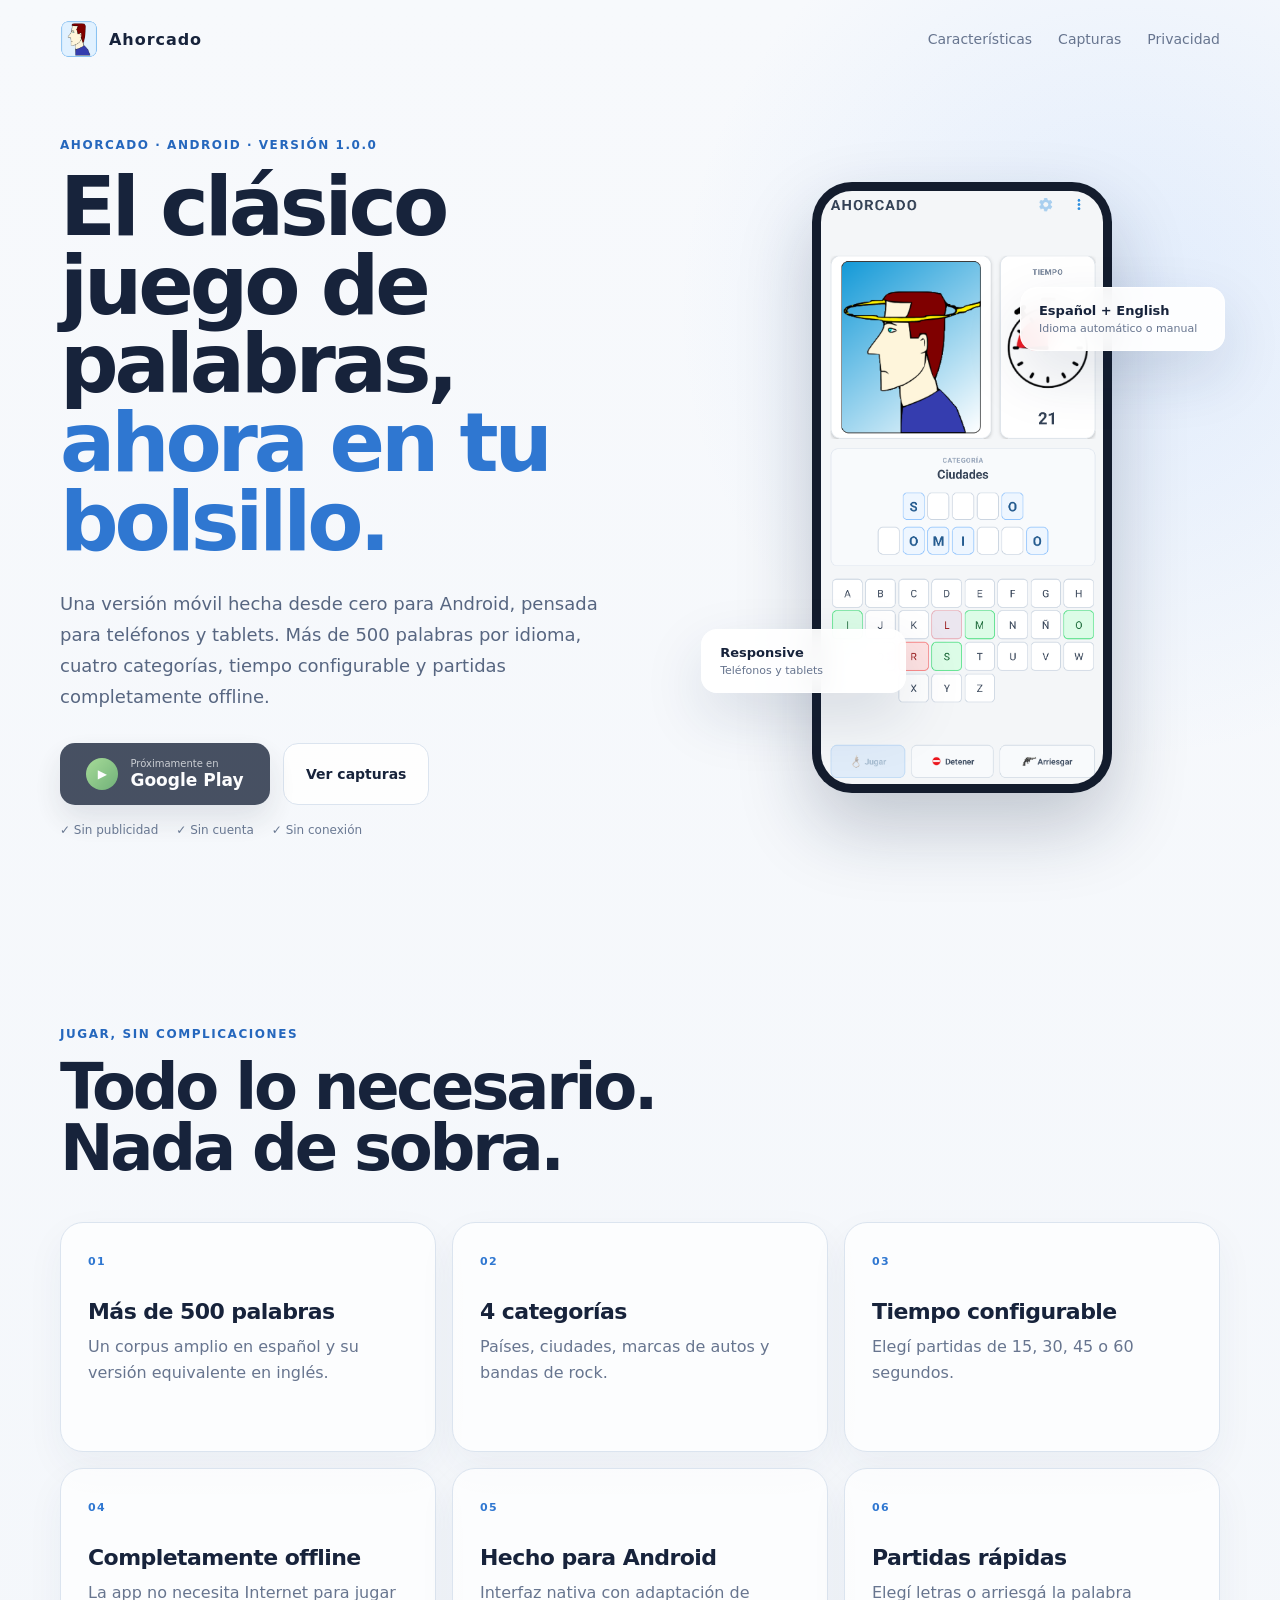
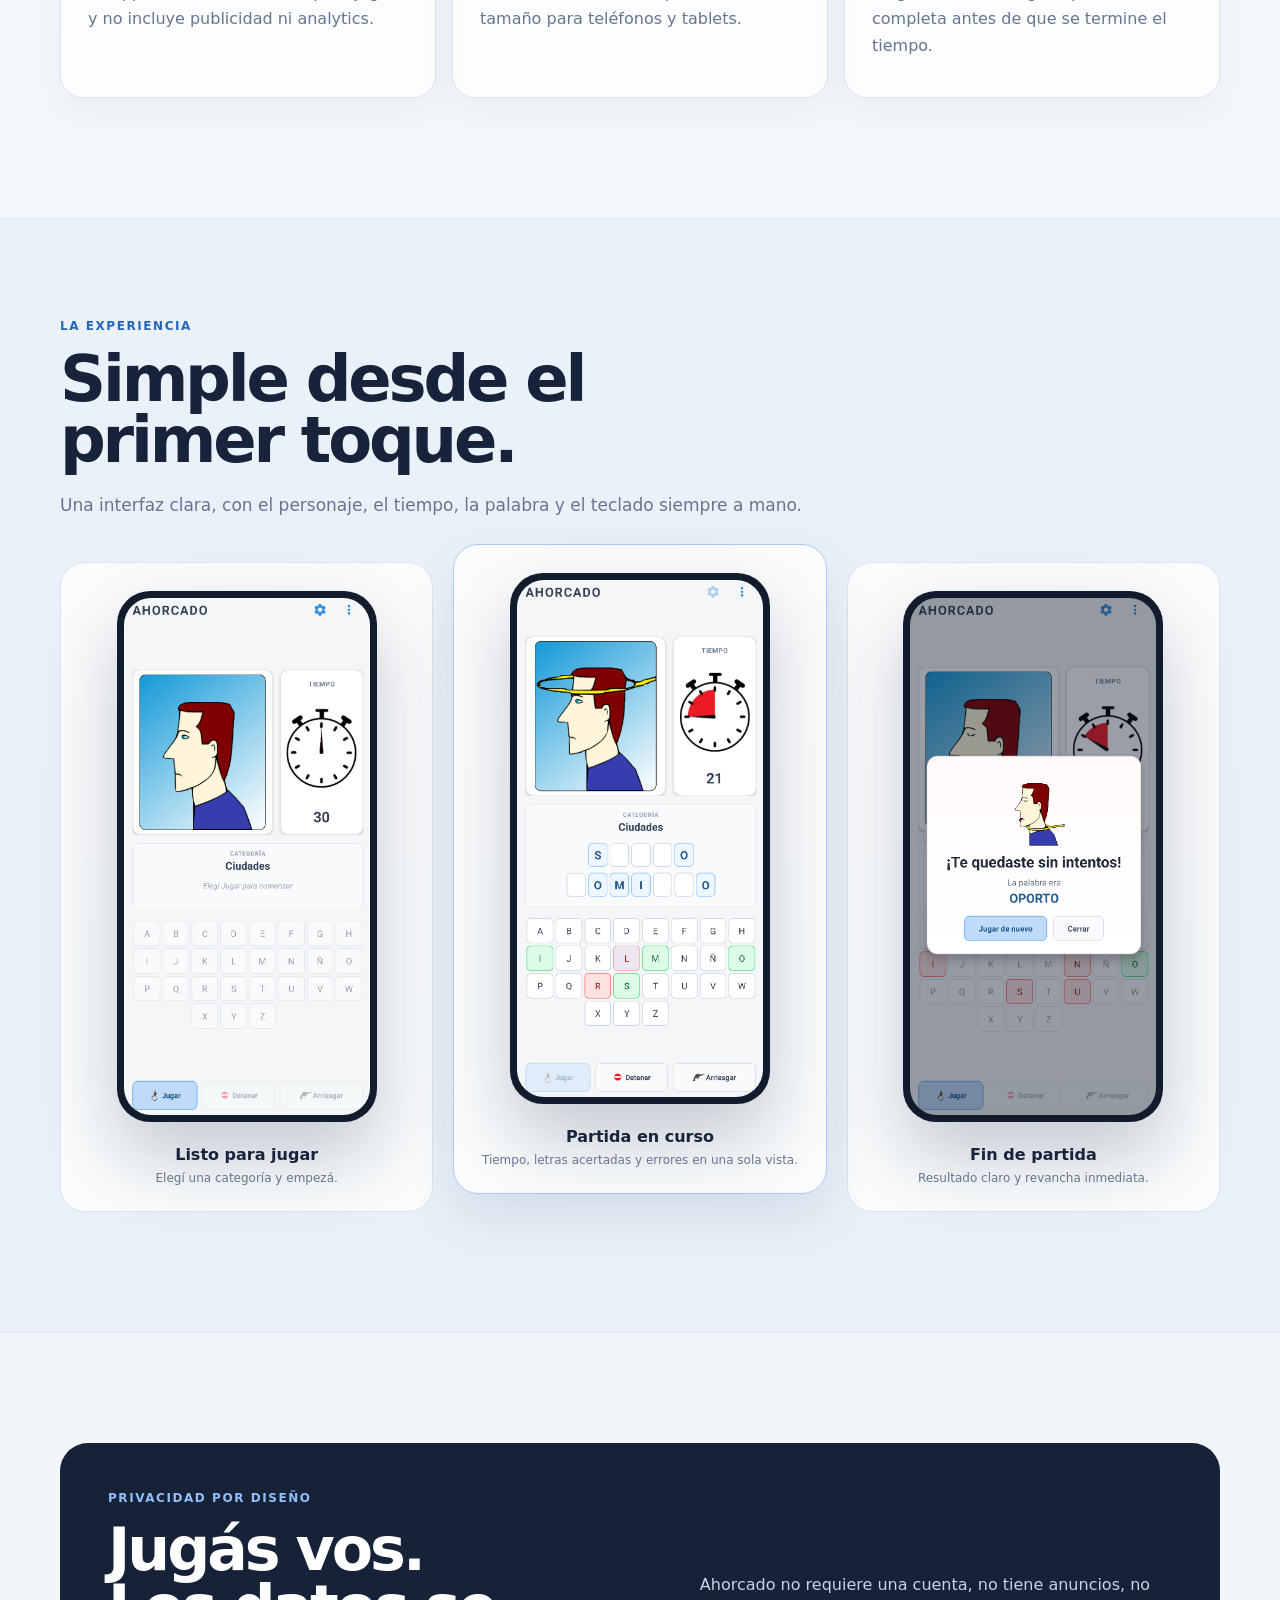
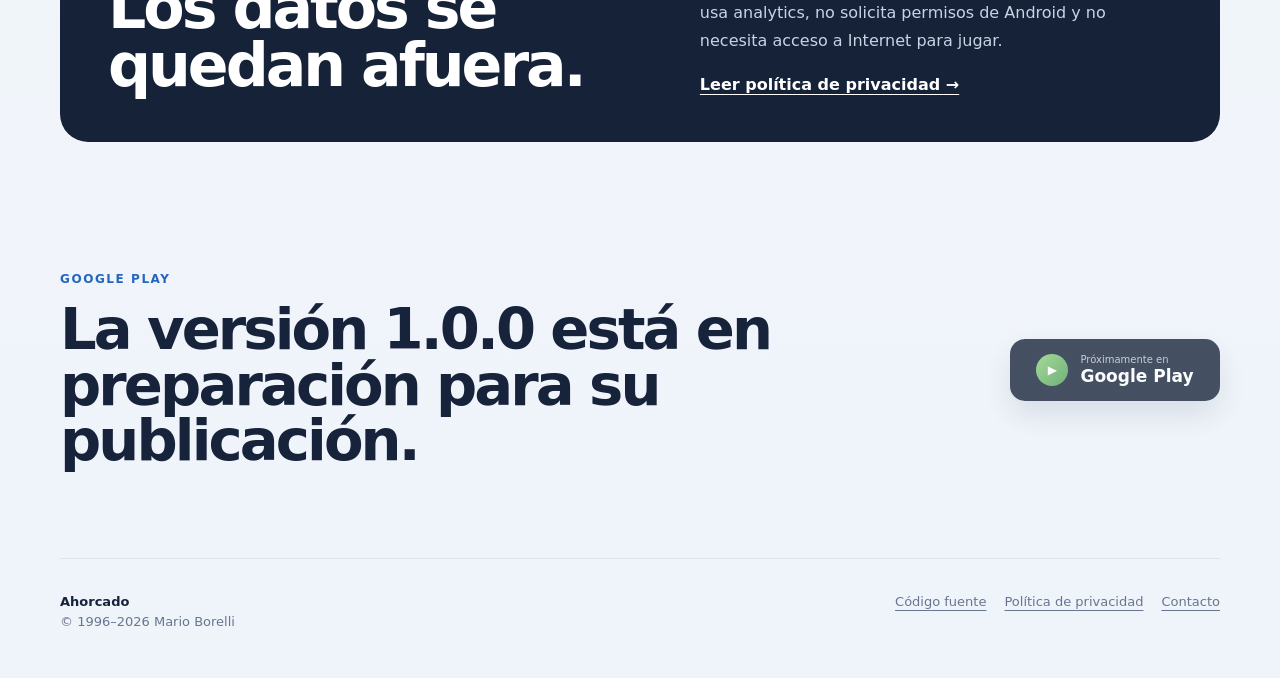
<file: docs/index.html>
<!doctype html>
<html lang="es">
<head>
  <meta charset="utf-8">
  <meta name="viewport" content="width=device-width, initial-scale=1">
  <meta name="theme-color" content="#f4f7fb">
  <meta name="description" content="Ahorcado para Android: el clásico juego de palabras, adaptado a teléfonos y tablets. Español e inglés, cuatro categorías y funcionamiento completamente offline.">
  <title>Ahorcado para Android</title>
  <link rel="icon" href="assets/app-icon.png">
  <link rel="stylesheet" href="style.css">
</head>
<body>
  <header class="site-header">
    <a class="brand" href="#inicio">
      <img src="assets/app-icon.png" alt="" width="38" height="38">
      <span>Ahorcado</span>
    </a>

    <nav aria-label="Navegación principal">
      <a href="#caracteristicas">Características</a>
      <a href="#capturas">Capturas</a>
      <a href="privacy-policy.html">Privacidad</a>
    </nav>
  </header>

  <main>
    <section class="hero wrap" id="inicio">
      <div class="hero-copy">
        <p class="eyebrow">AHORCADO · ANDROID · VERSIÓN 1.0.0</p>
        <h1>El clásico juego de palabras, <span>ahora en tu bolsillo.</span></h1>
        <p class="lead">
          Una versión móvil hecha desde cero para Android, pensada para teléfonos y tablets.
          Más de 500 palabras por idioma, cuatro categorías, tiempo configurable y partidas
          completamente offline.
        </p>

        <div class="hero-actions">
          <a id="playButton" class="store-button store-button-disabled" href="#" aria-disabled="true">
            <span class="play-mark">▶</span>
            <span>
              <small>Próximamente en</small>
              <strong>Google Play</strong>
            </span>
          </a>

          <a class="secondary-button" href="#capturas">Ver capturas</a>
        </div>

        <div class="trust-row">
          <span>✓ Sin publicidad</span>
          <span>✓ Sin cuenta</span>
          <span>✓ Sin conexión</span>
        </div>
      </div>

      <div class="hero-phone" aria-label="Captura de Ahorcado en Android">
        <div class="phone-frame">
          <img src="assets/screen-playing.png" alt="Partida de Ahorcado en funcionamiento">
        </div>
        <div class="floating-note note-top">
          <strong>Español + English</strong>
          <span>Idioma automático o manual</span>
        </div>
        <div class="floating-note note-bottom">
          <strong>Responsive</strong>
          <span>Teléfonos y tablets</span>
        </div>
      </div>
    </section>

    <section class="feature-section wrap" id="caracteristicas">
      <div class="section-intro">
        <p class="eyebrow">JUGAR, SIN COMPLICACIONES</p>
        <h2>Todo lo necesario.<br>Nada de sobra.</h2>
      </div>

      <div class="feature-grid">
        <article class="feature-card">
          <span class="feature-number">01</span>
          <h3>Más de 500 palabras</h3>
          <p>Un corpus amplio en español y su versión equivalente en inglés.</p>
        </article>

        <article class="feature-card">
          <span class="feature-number">02</span>
          <h3>4 categorías</h3>
          <p>Países, ciudades, marcas de autos y bandas de rock.</p>
        </article>

        <article class="feature-card">
          <span class="feature-number">03</span>
          <h3>Tiempo configurable</h3>
          <p>Elegí partidas de 15, 30, 45 o 60 segundos.</p>
        </article>

        <article class="feature-card">
          <span class="feature-number">04</span>
          <h3>Completamente offline</h3>
          <p>La app no necesita Internet para jugar y no incluye publicidad ni analytics.</p>
        </article>

        <article class="feature-card">
          <span class="feature-number">05</span>
          <h3>Hecho para Android</h3>
          <p>Interfaz nativa con adaptación de tamaño para teléfonos y tablets.</p>
        </article>

        <article class="feature-card">
          <span class="feature-number">06</span>
          <h3>Partidas rápidas</h3>
          <p>Elegí letras o arriesgá la palabra completa antes de que se termine el tiempo.</p>
        </article>
      </div>
    </section>

    <section class="screens-section" id="capturas">
      <div class="wrap">
        <div class="section-intro screenshots-heading">
          <p class="eyebrow">LA EXPERIENCIA</p>
          <h2>Simple desde el primer toque.</h2>
          <p>
            Una interfaz clara, con el personaje, el tiempo, la palabra y el teclado
            siempre a mano.
          </p>
        </div>

        <div class="screens-grid">
          <figure class="screen-card">
            <div class="phone-frame small">
              <img src="assets/screen-main.png" alt="Pantalla principal de Ahorcado">
            </div>
            <figcaption>
              <strong>Listo para jugar</strong>
              <span>Elegí una categoría y empezá.</span>
            </figcaption>
          </figure>

          <figure class="screen-card featured">
            <div class="phone-frame small">
              <img src="assets/screen-playing.png" alt="Partida en curso en Ahorcado">
            </div>
            <figcaption>
              <strong>Partida en curso</strong>
              <span>Tiempo, letras acertadas y errores en una sola vista.</span>
            </figcaption>
          </figure>

          <figure class="screen-card">
            <div class="phone-frame small">
              <img src="assets/screen-game-over.png" alt="Pantalla de fin de partida de Ahorcado">
            </div>
            <figcaption>
              <strong>Fin de partida</strong>
              <span>Resultado claro y revancha inmediata.</span>
            </figcaption>
          </figure>
        </div>
      </div>
    </section>

    <section class="offline-section wrap">
      <div class="offline-card">
        <div>
          <p class="eyebrow">PRIVACIDAD POR DISEÑO</p>
          <h2>Jugás vos.<br>Los datos se quedan afuera.</h2>
        </div>
        <div class="offline-copy">
          <p>
            Ahorcado no requiere una cuenta, no tiene anuncios, no usa analytics,
            no solicita permisos de Android y no necesita acceso a Internet para jugar.
          </p>
          <a href="privacy-policy.html">Leer política de privacidad →</a>
        </div>
      </div>
    </section>

    <section class="cta wrap">
      <div>
        <p class="eyebrow">GOOGLE PLAY</p>
        <h2>La versión 1.0.0 está en preparación para su publicación.</h2>
      </div>
      <a id="playButtonBottom" class="store-button store-button-disabled" href="#" aria-disabled="true">
        <span class="play-mark">▶</span>
        <span>
          <small>Próximamente en</small>
          <strong>Google Play</strong>
        </span>
      </a>
    </section>
  </main>

  <footer class="site-footer wrap">
    <div>
      <strong>Ahorcado</strong>
      <span>© 1996–2026 Mario Borelli</span>
    </div>

    <div class="footer-links">
      <a id="repoLink" href="#">Código fuente</a>
      <a href="privacy-policy.html">Política de privacidad</a>
      <a href="mailto:mborelli@gmail.com">Contacto</a>
    </div>
  </footer>

  <script src="site.js"></script>
</body>
</html>
</file>
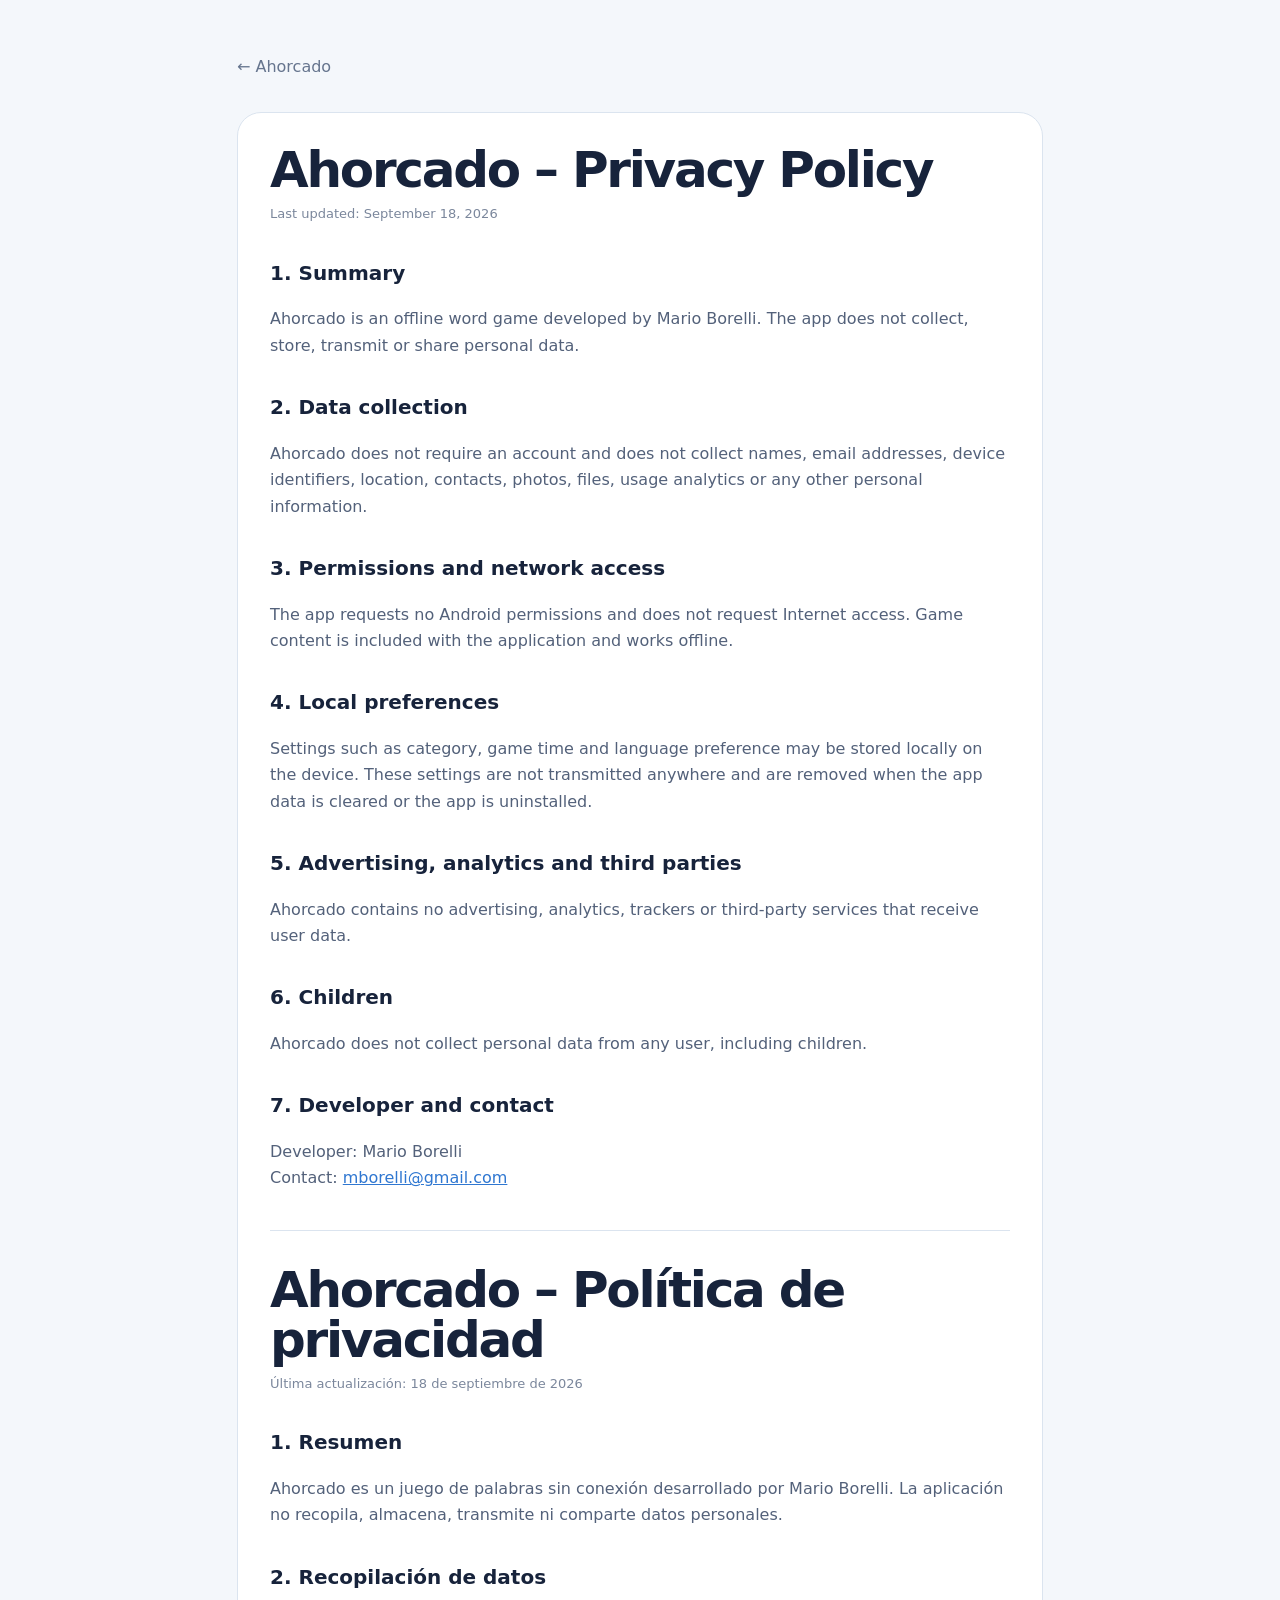
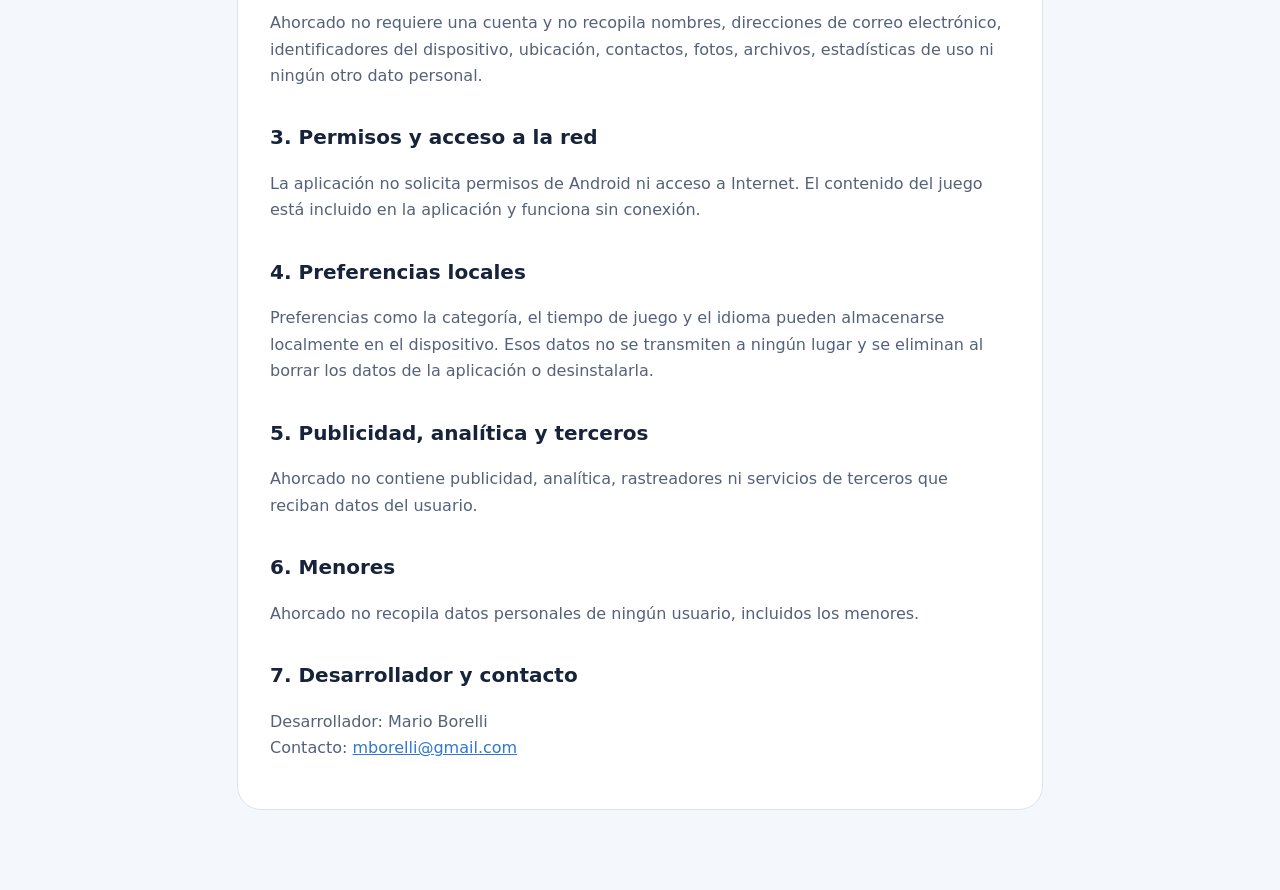
<file: docs/privacy-policy.html>
<!doctype html>
<html lang="en">
<head>
<meta charset="utf-8">
<meta name="viewport" content="width=device-width,initial-scale=1">
<meta name="theme-color" content="#f4f7fb">
<title>Ahorcado – Privacy Policy / Política de privacidad</title>
<style>
  :root { color-scheme: light; --text:#17233b; --muted:#66758e; --blue:#2f77d1; --border:#dbe4ef; }
  * { box-sizing:border-box; }
  body { margin:0; background:#f4f7fb; color:var(--text);
         font-family:Inter,system-ui,-apple-system,BlinkMacSystemFont,"Segoe UI",sans-serif; line-height:1.65; }
  main { max-width:850px; margin:0 auto; padding:54px 22px 80px; }
  a { color:var(--blue); }
  .back { display:inline-block; margin-bottom:32px; color:var(--muted); text-decoration:none; }
  .back:hover { color:var(--text); }
  article { padding:32px; background:white; border:1px solid var(--border); border-radius:24px; }
  h1 { margin:0; font-size:clamp(34px,7vw,50px); letter-spacing:-.045em; line-height:1; }
  h2 { margin-top:2rem; font-size:20px; }
  p { color:#53617a; }
  .meta { margin-top:8px; color:#7b879c; font-size:13px; }
  .lang { margin-top:38px; padding-top:34px; border-top:1px solid var(--border); }
  @media (max-width:600px) { article { padding:24px 20px; border-radius:18px; } }
</style>
</head>
<body>
<main>
<a class="back" href="index.html">← Ahorcado</a>
<article>
<h1>Ahorcado – Privacy Policy</h1>
<p class="meta">Last updated: September 18, 2026</p>

<h2>1. Summary</h2>
<p>Ahorcado is an offline word game developed by Mario Borelli. The app does not collect, store, transmit or share personal data.</p>

<h2>2. Data collection</h2>
<p>Ahorcado does not require an account and does not collect names, email addresses, device identifiers, location, contacts, photos, files, usage analytics or any other personal information.</p>

<h2>3. Permissions and network access</h2>
<p>The app requests no Android permissions and does not request Internet access. Game content is included with the application and works offline.</p>

<h2>4. Local preferences</h2>
<p>Settings such as category, game time and language preference may be stored locally on the device. These settings are not transmitted anywhere and are removed when the app data is cleared or the app is uninstalled.</p>

<h2>5. Advertising, analytics and third parties</h2>
<p>Ahorcado contains no advertising, analytics, trackers or third-party services that receive user data.</p>

<h2>6. Children</h2>
<p>Ahorcado does not collect personal data from any user, including children.</p>

<h2>7. Developer and contact</h2>
<p>Developer: Mario Borelli<br>
Contact: <a href="mailto:mborelli@gmail.com">mborelli@gmail.com</a></p>

<section class="lang" lang="es">
<h1>Ahorcado – Política de privacidad</h1>
<p class="meta">Última actualización: 18 de septiembre de 2026</p>

<h2>1. Resumen</h2>
<p>Ahorcado es un juego de palabras sin conexión desarrollado por Mario Borelli. La aplicación no recopila, almacena, transmite ni comparte datos personales.</p>

<h2>2. Recopilación de datos</h2>
<p>Ahorcado no requiere una cuenta y no recopila nombres, direcciones de correo electrónico, identificadores del dispositivo, ubicación, contactos, fotos, archivos, estadísticas de uso ni ningún otro dato personal.</p>

<h2>3. Permisos y acceso a la red</h2>
<p>La aplicación no solicita permisos de Android ni acceso a Internet. El contenido del juego está incluido en la aplicación y funciona sin conexión.</p>

<h2>4. Preferencias locales</h2>
<p>Preferencias como la categoría, el tiempo de juego y el idioma pueden almacenarse localmente en el dispositivo. Esos datos no se transmiten a ningún lugar y se eliminan al borrar los datos de la aplicación o desinstalarla.</p>

<h2>5. Publicidad, analítica y terceros</h2>
<p>Ahorcado no contiene publicidad, analítica, rastreadores ni servicios de terceros que reciban datos del usuario.</p>

<h2>6. Menores</h2>
<p>Ahorcado no recopila datos personales de ningún usuario, incluidos los menores.</p>

<h2>7. Desarrollador y contacto</h2>
<p>Desarrollador: Mario Borelli<br>
Contacto: <a href="mailto:mborelli@gmail.com">mborelli@gmail.com</a></p>
</section>
</article>
</main>
</body>
</html>
</file>
<file: docs/style.css>
* { box-sizing: border-box; }

:root {
  --bg: #f4f7fb;
  --text: #17233b;
  --muted: #67758f;
  --blue: #2f77d1;
  --blue-strong: #2567bd;
  --blue-soft: #dcecff;
  --surface: #ffffff;
  --border: #dbe4ef;
  --dark: #162238;
  --shadow: 0 24px 60px rgba(24, 48, 84, .13);
}

html { scroll-behavior: smooth; }

body {
  margin: 0;
  color: var(--text);
  background:
    radial-gradient(circle at 88% 8%, rgba(125, 177, 255, .18), transparent 28rem),
    linear-gradient(180deg, #f7f9fc 0%, var(--bg) 48%, #eff4fa 100%);
  font-family: Inter, ui-sans-serif, system-ui, -apple-system, BlinkMacSystemFont, "Segoe UI", sans-serif;
}

a { color: inherit; }
img { display: block; max-width: 100%; }

.wrap {
  width: min(1160px, calc(100% - 40px));
  margin-inline: auto;
}

.site-header {
  width: min(1160px, calc(100% - 40px));
  height: 78px;
  margin-inline: auto;
  display: flex;
  align-items: center;
  justify-content: space-between;
}

.brand {
  display: inline-flex;
  align-items: center;
  gap: 11px;
  color: var(--text);
  text-decoration: none;
  font-weight: 850;
  letter-spacing: .06em;
}

.brand img {
  width: 38px;
  height: 38px;
  border-radius: 10px;
}

.site-header nav {
  display: flex;
  gap: 26px;
  font-size: 14px;
  color: var(--muted);
}

.site-header nav a {
  text-decoration: none;
}

.site-header nav a:hover { color: var(--text); }

.hero {
  min-height: 700px;
  padding: 60px 0 80px;
  display: grid;
  grid-template-columns: minmax(0, 1.05fr) minmax(360px, .95fr);
  gap: 72px;
  align-items: center;
}

.eyebrow {
  margin: 0 0 16px;
  color: var(--blue-strong);
  font-size: 12px;
  font-weight: 850;
  letter-spacing: .13em;
}

.hero h1,
.section-intro h2,
.offline-card h2,
.cta h2 {
  margin: 0;
  letter-spacing: -.05em;
  line-height: .96;
}

.hero h1 {
  max-width: 690px;
  font-size: clamp(58px, 6.4vw, 88px);
}

.hero h1 span {
  color: var(--blue);
}

.lead {
  max-width: 650px;
  margin: 28px 0 0;
  color: #576681;
  font-size: 18px;
  line-height: 1.72;
}

.hero-actions {
  margin-top: 30px;
  display: flex;
  gap: 13px;
  flex-wrap: wrap;
}

.store-button,
.secondary-button {
  min-height: 62px;
  border-radius: 15px;
  display: inline-flex;
  align-items: center;
  justify-content: center;
  text-decoration: none;
}

.store-button {
  min-width: 210px;
  padding: 10px 18px;
  gap: 12px;
  color: white;
  background: var(--dark);
  box-shadow: 0 14px 30px rgba(18, 34, 57, .14);
}

.store-button small,
.store-button strong {
  display: block;
}

.store-button small {
  font-size: 10px;
  opacity: .72;
}

.store-button strong {
  margin-top: 1px;
  font-size: 17px;
}

.store-button-disabled {
  cursor: default;
  opacity: .78;
}

.play-mark {
  width: 32px;
  height: 32px;
  display: grid;
  place-items: center;
  border-radius: 50%;
  background: linear-gradient(135deg, #91d47d, #4c9d55);
  font-size: 12px;
}

.secondary-button {
  padding: 0 22px;
  border: 1px solid var(--border);
  background: rgba(255,255,255,.85);
  font-size: 14px;
  font-weight: 750;
}

.trust-row {
  margin-top: 18px;
  display: flex;
  gap: 18px;
  flex-wrap: wrap;
  color: #6a7993;
  font-size: 12px;
}

.hero-phone {
  position: relative;
  min-height: 590px;
  display: grid;
  place-items: center;
}

.phone-frame {
  width: 300px;
  padding: 9px;
  border-radius: 40px;
  background: #131c2d;
  box-shadow: 0 34px 74px rgba(16, 35, 64, .23);
}

.phone-frame img {
  width: 100%;
  border-radius: 31px;
}

.floating-note {
  position: absolute;
  min-width: 205px;
  padding: 15px 18px;
  border: 1px solid rgba(255,255,255,.8);
  border-radius: 16px;
  background: rgba(255,255,255,.93);
  box-shadow: var(--shadow);
  backdrop-filter: blur(12px);
}

.floating-note strong,
.floating-note span { display: block; }

.floating-note strong { font-size: 13px; }
.floating-note span {
  margin-top: 4px;
  color: var(--muted);
  font-size: 11px;
}

.note-top {
  right: -5px;
  top: 105px;
}

.note-bottom {
  left: -2px;
  bottom: 100px;
}

.feature-section {
  padding: 110px 0 120px;
}

.section-intro {
  max-width: 720px;
  margin-bottom: 42px;
}

.section-intro h2 {
  font-size: clamp(44px, 5vw, 68px);
}

.feature-grid {
  display: grid;
  grid-template-columns: repeat(3, 1fr);
  gap: 16px;
}

.feature-card {
  min-height: 230px;
  padding: 27px;
  border: 1px solid var(--border);
  border-radius: 23px;
  background: rgba(255,255,255,.73);
  box-shadow: 0 15px 38px rgba(31, 55, 91, .05);
}

.feature-number {
  color: var(--blue);
  font-size: 11px;
  font-weight: 850;
  letter-spacing: .12em;
}

.feature-card h3 {
  margin: 30px 0 10px;
  font-size: 22px;
  letter-spacing: -.025em;
}

.feature-card p {
  margin: 0;
  color: var(--muted);
  line-height: 1.65;
}

.screens-section {
  padding: 100px 0 120px;
  background: rgba(226, 235, 246, .52);
  border-block: 1px solid #dde6f1;
}

.screenshots-heading {
  max-width: 760px;
}

.screenshots-heading > p:last-child {
  margin: 19px 0 0;
  color: var(--muted);
  font-size: 17px;
  line-height: 1.7;
}

.screens-grid {
  display: grid;
  grid-template-columns: repeat(3, 1fr);
  gap: 20px;
  align-items: end;
}

.screen-card {
  margin: 0;
  padding: 28px 24px 24px;
  border: 1px solid var(--border);
  border-radius: 25px;
  background: rgba(255,255,255,.8);
  text-align: center;
}

.screen-card.featured {
  transform: translateY(-18px);
  border-color: #aacbfa;
  box-shadow: 0 22px 50px rgba(41, 85, 140, .11);
}

.phone-frame.small {
  width: min(260px, 90%);
  margin: 0 auto;
  padding: 7px;
  border-radius: 33px;
}

.phone-frame.small img {
  border-radius: 27px;
}

.screen-card figcaption {
  margin-top: 23px;
}

.screen-card figcaption strong,
.screen-card figcaption span {
  display: block;
}

.screen-card figcaption strong {
  font-size: 16px;
}

.screen-card figcaption span {
  margin-top: 5px;
  color: var(--muted);
  font-size: 12px;
  line-height: 1.5;
}

.offline-section {
  padding: 110px 0 60px;
}

.offline-card {
  padding: 48px;
  display: grid;
  grid-template-columns: 1.05fr .95fr;
  gap: 70px;
  align-items: end;
  border-radius: 28px;
  background: var(--dark);
  color: white;
}

.offline-card .eyebrow {
  color: #91bff9;
}

.offline-card h2 {
  font-size: clamp(40px, 4.7vw, 64px);
}

.offline-copy p {
  margin: 0 0 20px;
  color: #c8d3e4;
  line-height: 1.75;
}

.offline-copy a {
  color: white;
  font-weight: 750;
  text-underline-offset: 4px;
}

.cta {
  padding: 70px 0 90px;
  display: flex;
  justify-content: space-between;
  gap: 38px;
  align-items: center;
}

.cta > div {
  max-width: 720px;
}

.cta h2 {
  font-size: clamp(38px, 4.5vw, 60px);
}

.site-footer {
  min-height: 120px;
  padding: 35px 0;
  border-top: 1px solid var(--border);
  display: flex;
  justify-content: space-between;
  gap: 24px;
  color: var(--muted);
  font-size: 13px;
}

.site-footer strong,
.site-footer span {
  display: block;
}

.site-footer strong {
  margin-bottom: 5px;
  color: var(--text);
}

.footer-links {
  display: flex;
  gap: 18px;
  align-items: flex-start;
}

.footer-links a {
  text-underline-offset: 4px;
}

@media (max-width: 960px) {
  .hero {
    grid-template-columns: 1fr;
    padding-top: 40px;
  }

  .hero-phone {
    min-height: 530px;
  }

  .feature-grid {
    grid-template-columns: repeat(2, 1fr);
  }

  .screens-grid {
    grid-template-columns: 1fr;
    max-width: 500px;
    margin: 0 auto;
  }

  .screen-card.featured {
    transform: none;
  }

  .offline-card {
    grid-template-columns: 1fr;
    gap: 30px;
  }

  .cta {
    align-items: flex-start;
    flex-direction: column;
  }
}

@media (max-width: 640px) {
  .wrap,
  .site-header {
    width: min(100% - 28px, 1160px);
  }

  .site-header nav {
    display: none;
  }

  .hero {
    min-height: auto;
    padding: 34px 0 55px;
    gap: 30px;
  }

  .hero h1 {
    font-size: clamp(47px, 14.5vw, 68px);
  }

  .lead {
    font-size: 16px;
  }

  .hero-actions {
    display: grid;
    grid-template-columns: 1fr;
  }

  .store-button,
  .secondary-button {
    width: 100%;
  }

  .hero-phone {
    min-height: 495px;
  }

  .phone-frame {
    width: 250px;
  }

  .floating-note {
    min-width: 165px;
    padding: 12px 14px;
  }

  .note-top {
    right: 0;
    top: 62px;
  }

  .note-bottom {
    left: 0;
    bottom: 68px;
  }

  .feature-section,
  .screens-section {
    padding: 72px 0;
  }

  .feature-grid {
    grid-template-columns: 1fr;
  }

  .feature-card {
    min-height: 0;
  }

  .offline-section {
    padding-top: 72px;
  }

  .offline-card {
    padding: 30px 24px;
  }

  .cta {
    padding: 55px 0 70px;
  }

  .site-footer {
    flex-direction: column;
  }

  .footer-links {
    flex-wrap: wrap;
  }
}
</file>
